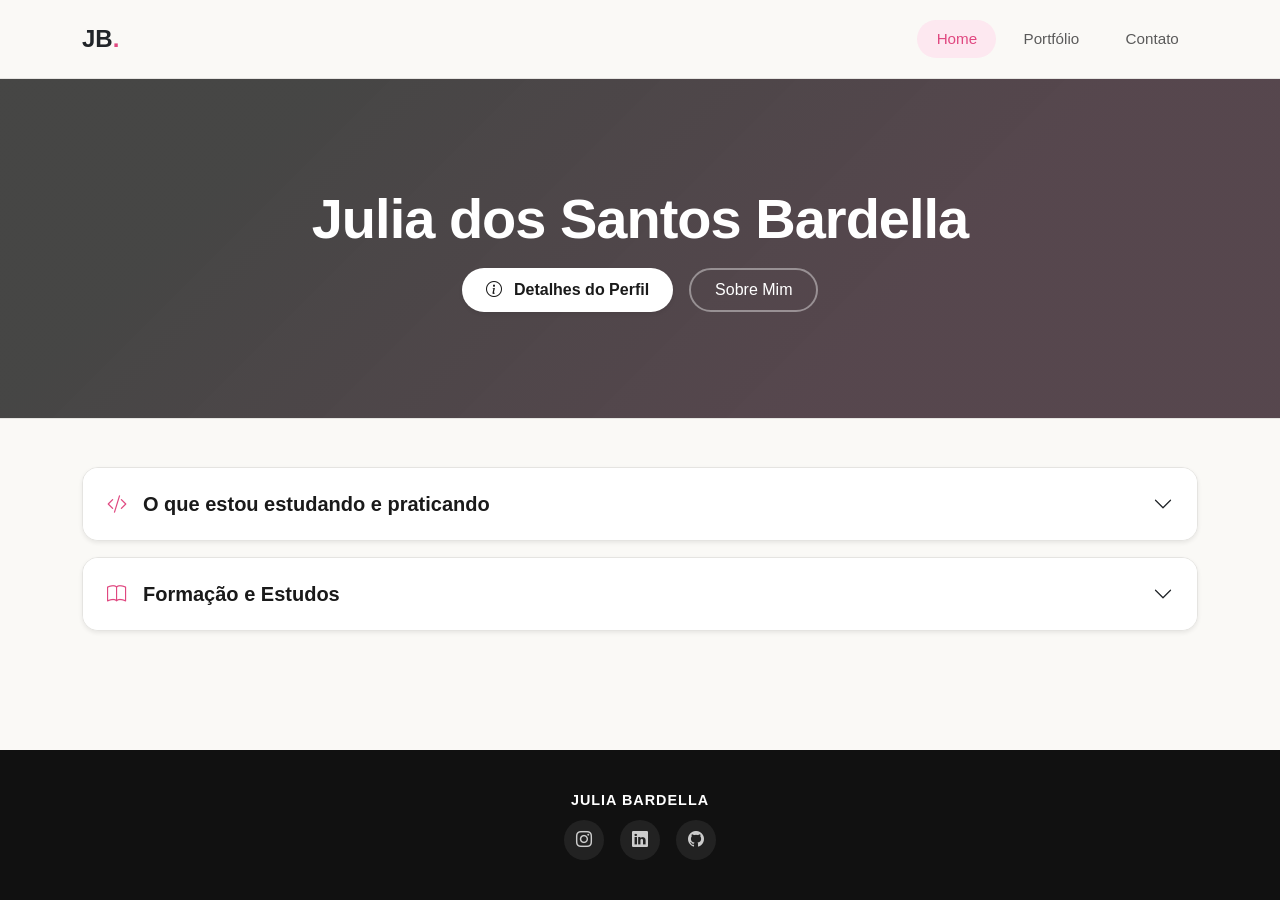
<file: atv/index.html>
<!DOCTYPE html>
<html lang="pt-BR">

<head>
    <meta charset="UTF-8">
    <meta name="viewport" content="width=device-width, initial-scale=1.0">
    <title>Julia Bardella | Portfólio</title>
    <link href="https://cdn.jsdelivr.net/npm/bootstrap@5.3.3/dist/css/bootstrap.min.css" rel="stylesheet">
    <link rel="stylesheet" href="https://cdn.jsdelivr.net/npm/bootstrap-icons@1.11.3/font/bootstrap-icons.min.css">
    <link href="https://fonts.googleapis.com/css2?family=Plus+Jakarta+Sans:wght@300;400;500;600;700&display=swap"
        rel="stylesheet">
    <style>
        :root {
            --bg-principal: #faf9f6;
            --texto-escuro: #1a1a1a;
            --texto-mutado: #5a5a5a;
            --cor-destaque: #e04880;
            --cor-suave: #fde8f0;
        }

        body {
            font-family: sans-serif;
            background-color: var(--bg-principal);
            color: var(--texto-escuro);
            min-height: 100vh;
            display: flex;
            flex-direction: column;
        }

        .navbar {
            background: rgba(250, 249, 246, 0.95) !important;
            backdrop-filter: blur(8px);
            border-bottom: 1px solid #e5e4e1;
        }

        .nav-link-custom {
            font-size: 0.95rem;
            color: var(--texto-mutado) !important;
            font-weight: 500;
            padding: 0.5rem 1.2rem !important;
            transition: all 0.2s ease-in-out;
        }

        .nav-link-custom:hover,
        .nav-link-custom.active {
            color: var(--cor-destaque) !important;
            background: var(--cor-suave);
            border-radius: 20px;
        }

        /* Banner de Desenvolvimento de Sistemas */
        .hero-banner {
            background: linear-gradient(135deg, rgba(26, 26, 26, 0.804) 20%, rgba(40, 20, 30, 0.782) 70%),
                url('https://images.unsplash.com/photo-1555066931-4365d14bab8c?q=80&w=1470&auto=format&fit=crop');
            background-size: cover;
            background-position: center;
            color: white;
            padding: 90px 0;
            border-bottom: 1px solid #e5e4e1;
        }


        .btn-custom-light {
            background-color: white;
            color: var(--texto-escuro);
            border: none;
            font-weight: 600;
            transition: all 0.2s;
        }

        .btn-custom-light:hover {
            background-color: var(--cor-suave);
            color: var(--cor-destaque);
            transform: translateY(-2px);
        }

        .btn-custom-outline-light {
            border: 2px solid rgba(255, 255, 255, 0.4);
            color: white;
            background: transparent;
            font-weight: 500;
            transition: all 0.2s;
        }

        .btn-custom-outline-light:hover {
            border-color: white;
            background: rgba(255, 255, 255, 0.1);
            transform: translateY(-2px);
        }

        /* Acordeon Minimalista */
        .accordion-item-custom {
            background: white;
            border: 1px solid #e5e4e1 !important;
            border-radius: 16px !important;
            margin-bottom: 16px;
            overflow: hidden;
        }

        .accordion-button-custom {
            padding: 24px !important;
            font-weight: 600 !important;
            color: var(--texto-escuro) !important;
            background: white !important;
            box-shadow: none !important;
        }

        .badge-tecnologia {
            background: #f3f4f6;
            color: #374151;
            border: 1px solid #e5e7eb;
            padding: 10px 20px;
            font-size: 0.95rem;
            font-weight: 500;
            border-radius: 12px;
        }

        .img-modal-perfil {
            width: 100%;
            max-width: 260px;
            border-radius: 16px;
            box-shadow: 0 8px 24px rgba(0, 0, 0, 0.12);
            object-fit: cover;
        }

        footer {
            background-color: #111111;
            color: #a0a0a0;
            padding: 40px 0;
            margin-top: auto;
        }

        .social-link {
            width: 40px;
            height: 40px;
            display: inline-flex;
            align-items: center;
            justify-content: center;
            background: #222;
            color: #ccc;
            border-radius: 50%;
            transition: all 0.2s;
            text-decoration: none;
        }

        .social-link:hover {
            background: var(--cor-destaque);
            color: white;
        }
    </style>
</head>

<body>

    <nav class="navbar navbar-expand-lg sticky-top py-3">
        <div class="container">
            <a class="navbar-brand fw-bold fs-4 text-dark" href="index.html">JB<span
                    style="color:var(--cor-destaque)">.</span></a>
            <button class="navbar-toggler" type="button" data-bs-toggle="collapse" data-bs-target="#navbarNav">
                <span class="navbar-toggler-icon"></span>
            </button>
            <div class="collapse navbar-collapse" id="navbarNav">
                <div class="navbar-nav ms-auto gap-2">
                    <a class="nav-link nav-link-custom active" href="idex.html">Home</a>
                    <a class="nav-link nav-link-custom" href="portfolio.html">Portfólio</a>
                    <a class="nav-link nav-link-custom" href="contato.html">Contato</a>
                </div>
            </div>
        </div>
    </nav>

    <div class="hero-banner">
        <div class="container">
            <div class="row py-3">
                <div class="col-lg-8 mx-auto text-center">
                    <!-- <span class="tag-estudante mb-3 text-uppercase">Estudante de TI</span> -->
                    <h1 class="display-4 fw-bold mb-3" style="letter-spacing: -1px;">Julia dos Santos Bardella</h1>

                    <div class="d-flex flex-wrap gap-3 justify-content-center">
                        <button class="btn btn-custom-light btn-lg rounded-pill px-4 fs-6 shadow-sm"
                            data-bs-toggle="modal" data-bs-target="#modalPerfil">
                            <i class="bi bi-info-circle me-2"></i> Detalhes do Perfil
                        </button>
                        <button class="btn btn-custom-outline-light btn-lg rounded-pill px-4 fs-6"
                            data-bs-toggle="modal" data-bs-target="#modalSobreMim">
                            <i class=></i> Sobre Mim
                        </button>
                    </div>
                </div>
            </div>
        </div>
    </div>

    <div class="container my-5">
        <div class="row">
            <div class="col-lg-12">
                <div class="accordion" id="accordionPortfolio">

                    <div class="accordion-item accordion-item-custom shadow-sm">
                        <h2 class="accordion-header">
                            <button class="accordion-button accordion-button-custom collapsed fs-5" type="button"
                                data-bs-toggle="collapse" data-bs-target="#habilidades">
                                <i class="bi bi-code-slash me-3" style="color: var(--cor-destaque);"></i> O que estou
                                estudando e praticando
                            </button>
                        </h2>
                        <div id="habilidades" class="accordion-collapse collapse" data-bs-parent="#accordionPortfolio">
                            <div class="accordion-body p-4 pt-0">
                                <p class="text-muted mb-4">Hard Skills:</p>
                                <div class="d-flex flex-wrap gap-2">
                                    <span class="badge badge-tecnologia"><i
                                            class="bi bi-filetype-html text-danger me-2"></i>HTML</span>
                                    <span class="badge badge-tecnologia"><i
                                            class="bi bi-filetype-css text-primary me-2"></i>CSS</span>
                                    <span class="badge badge-tecnologia"><i class="bi bi-bootstrap text-purple me-2"
                                            style="color: #6f42c1;"></i>Bootstrap</span>
                                    <span class="badge badge-tecnologia"><i
                                            class="bi bi-filetype-js text-warning me-2"></i>JavaScript</span>
                                    <span class="badge badge-tecnologia"><i
                                            class="bi bi-cup-hot text-danger me-2"></i>Java</span>
                                    <span class="badge badge-tecnologia"><i
                                            class="bi bi-figma text-success me-2"></i>Figma (Design)</span>
                                </div> <br>
                                <p class="text-muted mb-4">Soft Skills:</p>
                                <div class="d-flex flex-wrap gap-2">
                                    <span class="badge badge-tecnologia">Comunicativa</span>
                                    <span class="badge badge-tecnologia">Trabalho em equipes</span>
                                    <span class="badge badge-tecnologia">Proativa</span>
                                    <span class="badge badge-tecnologia">Adaptabilidade</span>
                                    <span class="badge badge-tecnologia">Aberta a feedback</span>
                                </div>
                            </div>
                        </div>
                    </div>

                    <div class="accordion-item accordion-item-custom shadow-sm">
                        <h2 class="accordion-header">
                            <button class="accordion-button accordion-button-custom collapsed fs-5" type="button"
                                data-bs-toggle="collapse" data-bs-target="#formacao">
                                <i class="bi bi-book me-3" style="color: var(--cor-destaque);"></i> Formação e Estudos
                            </button>
                        </h2>
                        <div id="formacao" class="accordion-collapse collapse" data-bs-parent="#accordionPortfolio">
                            <div class="accordion-body p-4 pt-0">
                                <div class="mb-3">
                                    <h5 class="fw-bold mb-1">Curso Técnico em Desenvolvimento de Sistemas</h5>
                                    <p class="text-muted mb-0">SENAI | 2025 - 2026 (Em andamento)</p>
                                </div>
                                <div class="mb-3">
                                    <h5 class="fw-bold mb-1">Ensino Médio</h5>
                                    <p class="text-muted mb-0">Escola SESI | 2024 - 2026 (Último ano)</p>
                                </div>
                                <hr class="my-3" style="color: #e5e4e1;">
                                <div>
                                    <h5 class="fw-bold mb-1">Curso Assistente de Administração</h5>
                                    <p class="text-muted mb-0">Cebrac</p>
                                </div>
                            </div>
                        </div>
                    </div>

                </div>
            </div>
        </div>
    </div>

    <div class="modal fade" id="modalPerfil" tabindex="-1" aria-hidden="true">
        <div class="modal-dialog modal-dialog-centered">
            <div class="modal-content border-0 shadow rounded-4">
                <div class="p-4 border-bottom">
                    <h4 class="fw-bold mb-0">Informações de Base</h4>
                </div>
                <div class="modal-body p-4">
                    <div class="row g-4 fs-6">
                        <div class="col-12 d-flex gap-3 align-items-center">
                            <i class="bi bi-person fs-4 text-muted"></i>
                            <div><strong>Nome completo:</strong> Julia dos Santos Bardella (17 anos)</div>
                        </div>
                        <div class="col-12 d-flex gap-3 align-items-center">
                            <i class="bi bi-geo-alt fs-4 text-muted"></i>
                            <div><strong>Onde moro:</strong> Botucatu - SP</div>
                        </div>
                        <div class="col-12 d-flex gap-3 align-items-center">
                            <i class="bi bi-building fs-4 text-muted"></i>
                            <div><strong>Ensino Médio:</strong> Escola SESI</div>
                        </div>
                    </div>
                </div>
                <div class="modal-footer border-0 p-3 bg-light">
                    <button type="button" class="btn btn-secondary rounded-pill px-4"
                        data-bs-dismiss="modal">Fechar</button>
                </div>
            </div>
        </div>
    </div>

    <div class="modal fade" id="modalSobreMim" tabindex="-1" aria-hidden="true">
        <div class="modal-dialog modal-dialog-centered modal-lg">
            <div class="modal-content border-0 shadow rounded-4">
                <div class="p-4 border-bottom">
                    <h4 class="fw-bold mb-0">Sobre Mim</h4>
                </div>
                <div class="modal-body p-4">
                    <div class="row align-items-center g-4">
                        <div class="col-md-5 text-center">
                            <img src="foto.jpg" alt="Foto da Julia" class="img-modal-perfil img-fluid">
                        </div>
                        <div class="col-md-7">
                            <p class="text-muted lh-lg mb-0" style="text-align: justify; font-size: 0.95rem;">
                                Sou uma pessoa extrovertida. No meu tempo livre, gosto de ler,
                                assistir séries/filmes e ouvir música, na qual me ajudam na minha criatividade
                                e a relaxar. Gosto de atividades físicas e esportes, como academia e vôlei. Também busco
                                participar
                                ativamente da minha comunidade na igreja, onde desenvolvo na prática noções
                                importantes de colaboração e responsabilidade em equipe.
                            </p>
                        </div>
                    </div>
                </div>
                <div class="modal-footer border-0 p-3 bg-light">
                    <button type="button" class="btn btn-secondary rounded-pill px-4"
                        data-bs-dismiss="modal">Fechar</button>
                </div>
            </div>
        </div>
    </div>

    <footer class="text-center">
        <div class="container">
            <p class="fw-bold text-white mb-2" style="letter-spacing: 1px; font-size: 0.9rem;">JULIA BARDELLA</p>
            <div class="d-flex justify-content-center gap-3 mb-0">
                <a href="https://www.instagram.com/julia.bardella/" target="_blank" class="social-link"><i
                        class="bi bi-instagram"></i></a>
                <a href="https://www.linkedin.com/in/julia-bardella-649285415/" target="_blank" class="social-link"><i
                        class="bi bi-linkedin"></i></a>
                <a href="https://github.com/juliabardella" target="_blank" class="social-link"><i
                        class="bi bi-github"></i></a>
            </div>
        </div>
    </footer>

    <script src="https://cdn.jsdelivr.net/npm/bootstrap@5.3.3/dist/js/bootstrap.bundle.min.js"></script>
</body>

</html>
</file>
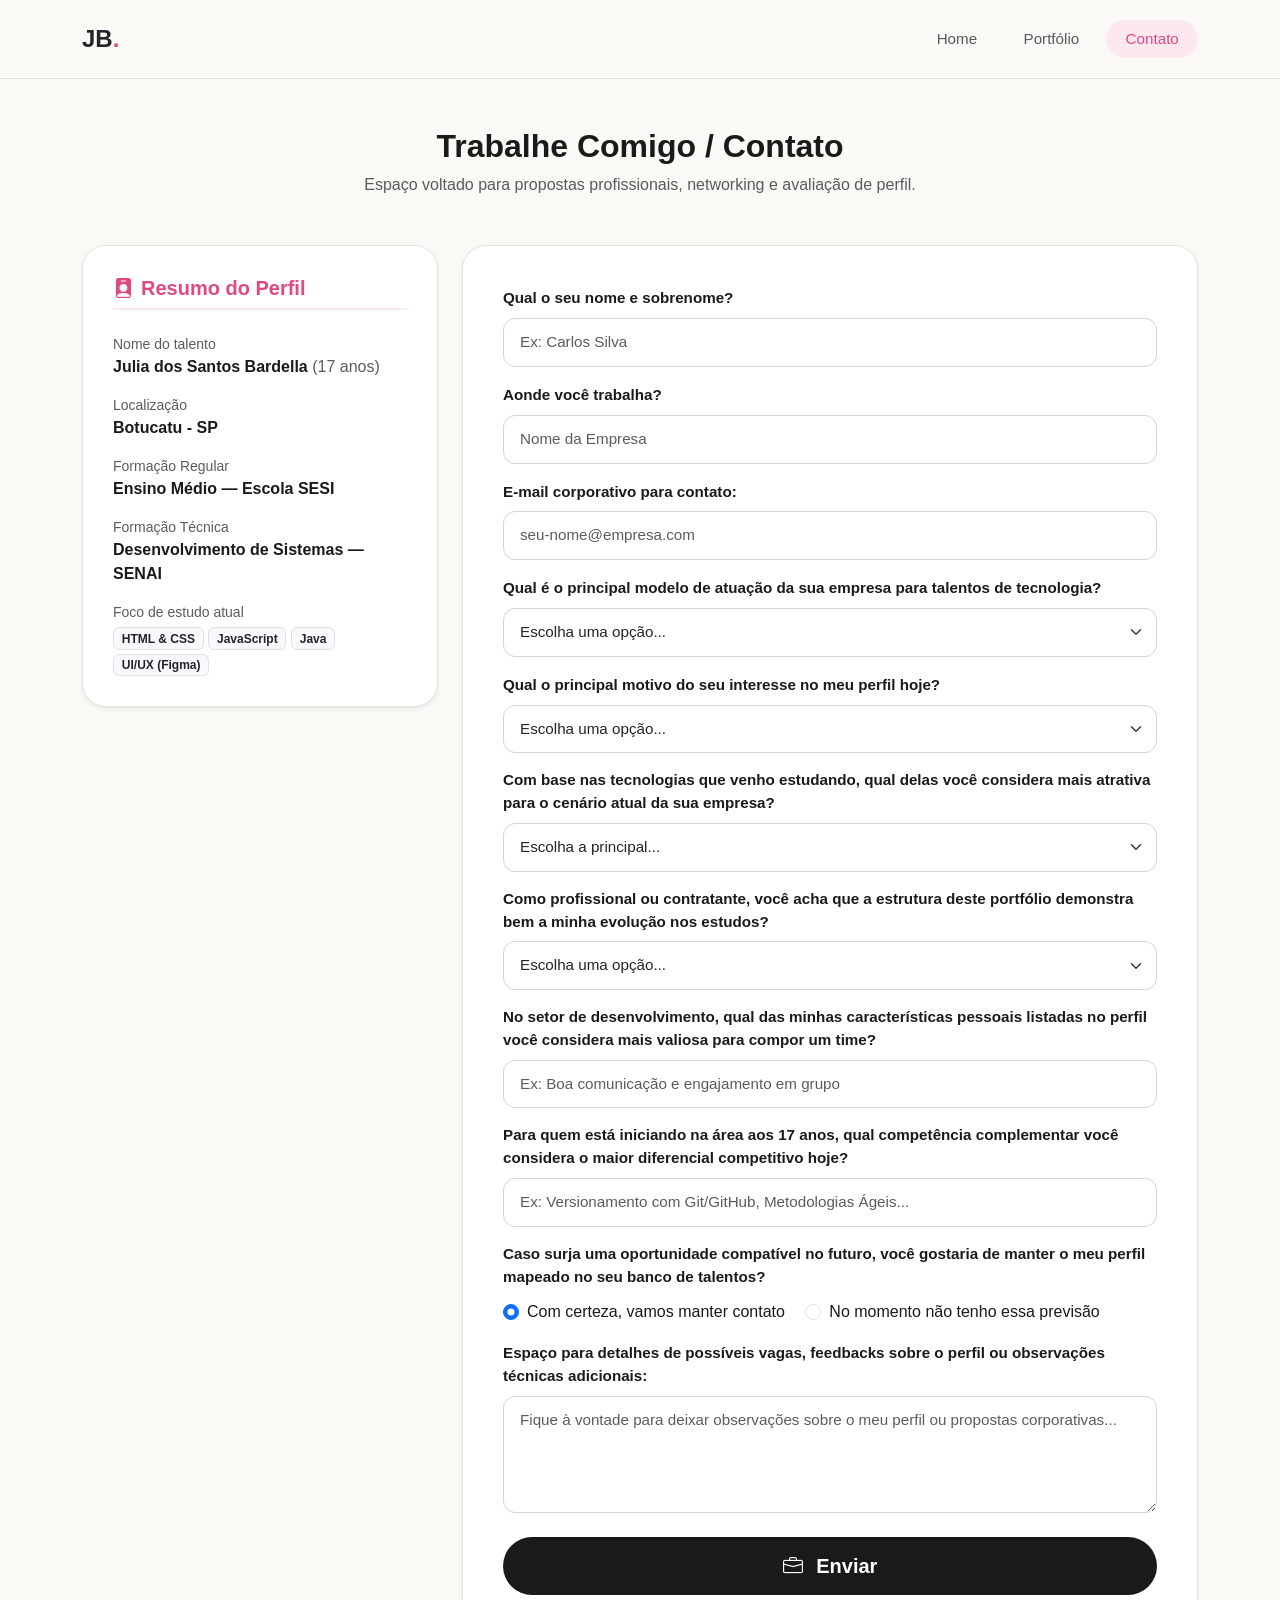
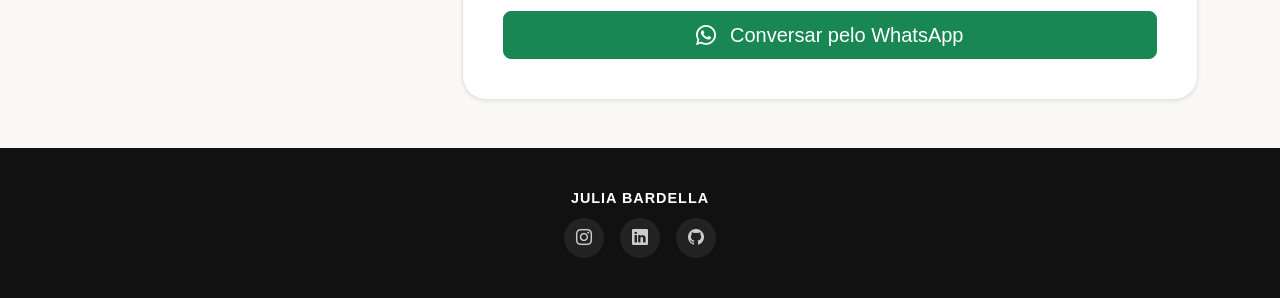
<file: atv/contato.html>
<!DOCTYPE html>
<html lang="pt-BR">

<head>
    <meta charset="UTF-8">
    <meta name="viewport" content="width=device-width, initial-scale=1.0">
    <title>Julia Bardella | Oportunidades & Contato</title>
    <link href="https://cdn.jsdelivr.net/npm/bootstrap@5.3.3/dist/css/bootstrap.min.css" rel="stylesheet">
    <link rel="stylesheet" href="https://cdn.jsdelivr.net/npm/bootstrap-icons@1.11.3/font/bootstrap-icons.min.css">
    <link href="https://fonts.googleapis.com/css2?family=Plus+Jakarta+Sans:wght@300;400;500;600;700&display=swap"
        rel="stylesheet">
    <style>
        :root {
            --bg-principal: #faf9f6;
            --texto-escuro: #1a1a1a;
            --texto-mutado: #5a5a5a;
            --cor-destaque: #e04880;
            --cor-suave: #fde8f0;
        }

        body {
            font-family: sans-serif;
            background-color: var(--bg-principal);
            color: var(--texto-escuro);
            min-height: 100vh;
            display: flex;
            flex-direction: column;
        }

        .navbar {
            background: rgba(250, 249, 246, 0.95) !important;
            backdrop-filter: blur(8px);
            border-bottom: 1px solid #e5e4e1;
        }

        .nav-link-custom {
            font-size: 0.95rem;
            color: var(--texto-mutado) !important;
            font-weight: 500;
            padding: 0.5rem 1.2rem !important;
            transition: all 0.2s ease-in-out;
        }

        .nav-link-custom:hover,
        .nav-link-custom.active {
            color: var(--cor-destaque) !important;
            background: var(--cor-suave);
            border-radius: 20px;
        }

        .form-container {
            background-color: white;
            border: 1px solid #e5e4e1;
            border-radius: 24px;
            padding: 40px;
            box-shadow: 0 10px 30px rgba(0, 0, 0, 0.02);
        }

        .side-info-box {
            background-color: #ffffff;
            border: 1px solid #e5e4e1;
            border-radius: 24px;
            padding: 30px;
            position: sticky;
            top: 100px;
        }

        .form-label {
            font-weight: 600;
            color: var(--texto-escuro);
            font-size: 0.95rem;
            margin-bottom: 8px;
        }

        .form-control,
        .form-select {
            border: 1px solid #d1d5db;
            padding: 12px 16px;
            border-radius: 12px;
            font-size: 0.95rem;
            transition: all 0.2s;
        }

        .form-control:focus,
        .form-select:focus {
            border-color: var(--cor-destaque);
            box-shadow: 0 0 0 4px var(--cor-suave);
        }

        .form-section-title {
            font-size: 1.1rem;
            font-weight: 700;
            color: var(--texto-escuro);
            border-bottom: 2px solid var(--cor-suave);
            padding-bottom: 8px;
            margin-top: 30px;
            margin-bottom: 20px;
        }

        .btn-submit {
            background-color: var(--texto-escuro);
            color: white;
            border: none;
            padding: 14px 32px;
            font-weight: 600;
            border-radius: 50px;
            transition: all 0.2s;
        }

        .btn-submit:hover {
            background-color: var(--cor-destaque);
            color: white;
            transform: translateY(-2px);
        }

        .btn-whatsapp {
            background: #25D366;
            color: white;
            border: none;
            padding: 14px 32px;
            font-weight: 600;
            border-radius: 50px;
            transition: 0.3s;
        }

        .btn-whatsapp:hover {
            background: #1ebe5d;
            color: white;
            transform: translateY(-2px);
        }

        footer {
            background-color: #111111;
            color: #a0a0a0;
            padding: 40px 0;
            margin-top: auto;
        }

        .social-link {
            width: 40px;
            height: 40px;
            display: inline-flex;
            align-items: center;
            justify-content: center;
            background: #222;
            color: #ccc;
            border-radius: 50%;
            transition: all 0.2s;
            text-decoration: none;
        }

        .social-link:hover {
            background: var(--cor-destaque);
            color: white;
        }
    </style>
</head>

<body>

    <nav class="navbar navbar-expand-lg sticky-top py-3">
        <div class="container">
            <a class="navbar-brand fw-bold fs-4 text-dark" href="index.html">JB<span
                    style="color:var(--cor-destaque)">.</span></a>
            <button class="navbar-toggler" type="button" data-bs-toggle="collapse" data-bs-target="#navbarNav">
                <span class="navbar-toggler-icon"></span>
            </button>
            <div class="collapse navbar-collapse" id="navbarNav">
                <div class="navbar-nav ms-auto gap-2">
                    <a class="nav-link nav-link-custom" href="index.html">Home</a>
                    <a class="nav-link nav-link-custom" href="portfolio.html">Portfólio</a>
                    <a class="nav-link nav-link-custom active" href="contato.html">Contato</a>
                </div>
            </div>
        </div>
    </nav>

    <div class="container my-5">
        <div class="text-center mb-5">
            <h1 class="fw-bold h2">Trabalhe Comigo / Contato</h1>
            <p class="text-muted">Espaço voltado para propostas profissionais, networking e avaliação de perfil.</p>
        </div>

        <div class="row g-4">
            <div class="col-lg-4 order-lg-1">
                <div class="side-info-box shadow-sm">
                    <h5 class="fw-bold mb-4"
                        style="color: var(--cor-destaque); border-bottom: 2px solid var(--cor-suave); padding-bottom: 8px;">
                        <i class="bi bi-person-badge-fill me-2"></i>Resumo do Perfil
                    </h5>

                    <div class="d-flex flex-column gap-3 fs-6">
                        <div>
                            <small class="text-muted d-block">Nome do talento</small>
                            <strong>Julia dos Santos Bardella</strong> <span class="text-muted">(17 anos)</span>
                        </div>
                        <div>
                            <small class="text-muted d-block">Localização</small>
                            <strong>Botucatu - SP</strong>
                        </div>
                        <div>
                            <small class="text-muted d-block">Formação Regular</small>
                            <strong>Ensino Médio — Escola SESI</strong>
                        </div>
                        <div>
                            <small class="text-muted d-block">Formação Técnica</small>
                            <strong>Desenvolvimento de Sistemas — SENAI</strong>
                        </div>
                        <div>
                            <small class="text-muted d-block">Foco de estudo atual</small>
                            <span class="badge bg-light text-dark border mt-1">HTML & CSS</span>
                            <span class="badge bg-light text-dark border mt-1">JavaScript</span>
                            <span class="badge bg-light text-dark border mt-1">Java</span>
                            <span class="badge bg-light text-dark border mt-1">UI/UX (Figma)</span>
                        </div>
                    </div>
                </div>
            </div>

            <div class="col-lg-8 order-lg-2">
                <div class="form-container shadow-sm">
                    <form action="https://formsubmit.co/juliabardella3@gmail.com" method="POST">
                        <input type="hidden" name="_subject" value="Novo contato pelo Portfólio Julia Bardella">
                        <input type="hidden" name="_captcha" value="false">
                        <input type="hidden" name="_template" value="table">


                        <div class="mb-3">
                            <label for="nome" class="form-label">Qual o seu nome e sobrenome?</label>
                            <input type="text" class="form-control" id="nome" name="nome" placeholder="Ex: Carlos Silva"
                                required>
                        </div>

                        <div class="mb-3">
                            <label for="empresa" class="form-label">Aonde você trabalha?</label>
                            <input type="text" class="form-control" id="empresa" name="empresa"
                                placeholder="Nome da Empresa" required>
                        </div>

                        <div class="mb-3">
                            <label for="email" class="form-label">E-mail corporativo para contato:</label>
                            <input type="email" class="form-control" id="email" name="email"
                                placeholder="seu-nome@empresa.com" required>
                        </div>

                        <div class="mb-3">
                            <label for="modeloTrabalho" class="form-label">Qual é o principal modelo de atuação da sua
                                empresa para talentos de tecnologia?</label>
                            <select class="form-select" id="modeloTrabalho" name="modeloTrabalho" required>
                                <option value="" disabled selected>Escolha uma opção...</option>
                                <option value="remoto">100% Remoto (Home Office)</option>
                                <option value="hibrido">Híbrido</option>
                                <option value="presencial">Presencial</option>
                                <option value="indiferente">Depende da oportunidade / do projeto</option>
                            </select>
                        </div>



                        <div class="mb-3">
                            <label for="objetivoContato" class="form-label">Qual o principal motivo do seu interesse no
                                meu perfil hoje?</label>
                            <select class="form-select" id="objetivoContato" name="objetivoContato" required>
                                <option value="" disabled selected>Escolha uma opção...</option>
                                <option value="banco">Mapeamento para futuros processos seletivos de Estágio / Aprendiz
                                    em TI</option>
                                <option value="freela">Interesse em desenvolvimento de pequenos projetos / Freelance
                                </option>
                                <option value="mentoria">Networking, mentoria ou parcerias acadêmicas</option>
                            </select>
                        </div>

                        <div class="mb-3">
                            <label for="tecnologiasRelevantes" class="form-label">Com base nas tecnologias que venho
                                estudando, qual delas você considera mais atrativa para o cenário atual da sua
                                empresa?</label>
                            <select class="form-select" id="tecnologiasRelevantes" name="tecnologiasRelevantes"
                                required>
                                <option value="" disabled selected>Escolha a principal...</option>
                                <option value="frontend">Desenvolvimento Front-End (HTML, CSS, Bootstrap, JavaScript)
                                </option>
                                <option value="backend">Lógica e Estrutura Back-End (Java)</option>
                                <option value="uiux">Prototipagem de Interfaces e Layouts (Figma)</option>
                                <option value="todas">O conjunto como uma base sólida para evolução</option>
                            </select>
                        </div>

                        <div class="mb-3">
                            <label for="avaliacaoPortfolio" class="form-label">Como profissional ou contratante, você
                                acha que a estrutura deste portfólio demonstra bem a minha evolução nos estudos?</label>
                            <select class="form-select" id="avaliacaoPortfolio" name="avaliacaoPortfolio" required>
                                <option value="" disabled selected>Escolha uma opção...</option>
                                <option value="sim">Sim, demonstra clareza e transparência com o nível atual</option>
                                <option value="bom">Está no caminho certo, mas poderia detalhar mais os códigos</option>
                                <option value="nao">Acho que precisaria de mais exemplos práticos expostos</option>
                            </select>
                        </div>

                        <div class="mb-3">
                            <label for="softskill" class="form-label">No setor de desenvolvimento, qual das minhas
                                características pessoais listadas no perfil você considera mais valiosa para compor um
                                time?</label>
                            <input type="text" class="form-control" id="softskill" name="softskill"
                                placeholder="Ex: Boa comunicação e engajamento em grupo">
                        </div>

                        <div class="mb-3">
                            <label for="conselhoMercado" class="form-label">Para quem está iniciando na área aos 17
                                anos, qual competência complementar você considera o maior diferencial competitivo
                                hoje?</label>
                            <input type="text" class="form-control" id="conselhoMercado" name="conselhoMercado"
                                placeholder="Ex: Versionamento com Git/GitHub, Metodologias Ágeis...">
                        </div>

                        <div class="mb-3">
                            <label class="form-label d-block">Caso surja uma oportunidade compatível no futuro, você
                                gostaria de manter o meu perfil mapeado no seu banco de talentos?</label>
                            <div class="form-check form-check-inline mt-1">
                                <input class="form-check-input" type="radio" name="bancoTalentos" id="bancoSim"
                                    value="sim" checked>
                                <label class="form-check-label" for="bancoSim">Com certeza, vamos manter contato</label>
                            </div>
                            <div class="form-check form-check-inline">
                                <input class="form-check-input" type="radio" name="bancoTalentos" id="bancoNao"
                                    value="nao">
                                <label class="form-check-label" for="bancoNao">No momento não tenho essa
                                    previsão</label>
                            </div>
                        </div>

                        <div class="mb-4">
                            <label for="propostaMensagem" class="form-label">Espaço para detalhes de possíveis vagas,
                                feedbacks sobre o perfil ou observações técnicas adicionais:</label>
                            <textarea class="form-control" id="propostaMensagem" rows="4"
                                placeholder="Fique à vontade para deixar observações sobre o meu perfil ou propostas corporativas..."></textarea>
                        </div>

                        <div class="text-center">
                            <button type="submit" class="btn btn-submit btn-lg w-100 w-md-auto">
                                <i class="bi bi-briefcase me-2"></i> Enviar
                            </button>
                        </div>
                        <div class="text-center mt-3">

                            <a href="https://wa.me/5514996630058?text=Olá%20Julia!%20Tudo%20bem%3F%20Visitei%20seu%20portfólio%20e%20gostaria%20de%20conversar%20sobre%20uma%20oportunidade%2C%20parceria%20ou%20troca%20de%20experiências.%20Quando%20possível%2C%20fico%20à%20disposição.%20Obrigado(a)!"
                                target="_blank" class="btn btn-success btn-lg w-100 w-md-auto">

                                <i class="bi bi-whatsapp me-2"></i>
                                Conversar pelo WhatsApp

                            </a>

                        </div>

                    </form>
                </div>
            </div>
        </div>
    </div>

    <footer class="text-center">
        <div class="container">
            <p class="fw-bold text-white mb-2" style="letter-spacing: 1px; font-size: 0.9rem;">JULIA BARDELLA</p>
            <div class="d-flex justify-content-center gap-3 mb-0">
                <a href="https://www.instagram.com/julia.bardella/" target="_blank" class="social-link"><i
                        class="bi bi-instagram"></i></a>
                <a href="https://www.linkedin.com/in/julia-bardella-649285415/" target="_blank" class="social-link"><i
                        class="bi bi-linkedin"></i></a>
                <a href="https://github.com/juliabardella" target="_blank" class="social-link"><i
                        class="bi bi-github"></i></a>
            </div>
        </div>
    </footer>

    <script src="https://cdn.jsdelivr.net/npm/bootstrap@5.3.3/dist/js/bootstrap.bundle.min.js"></script>
</body>

</html>
</file>
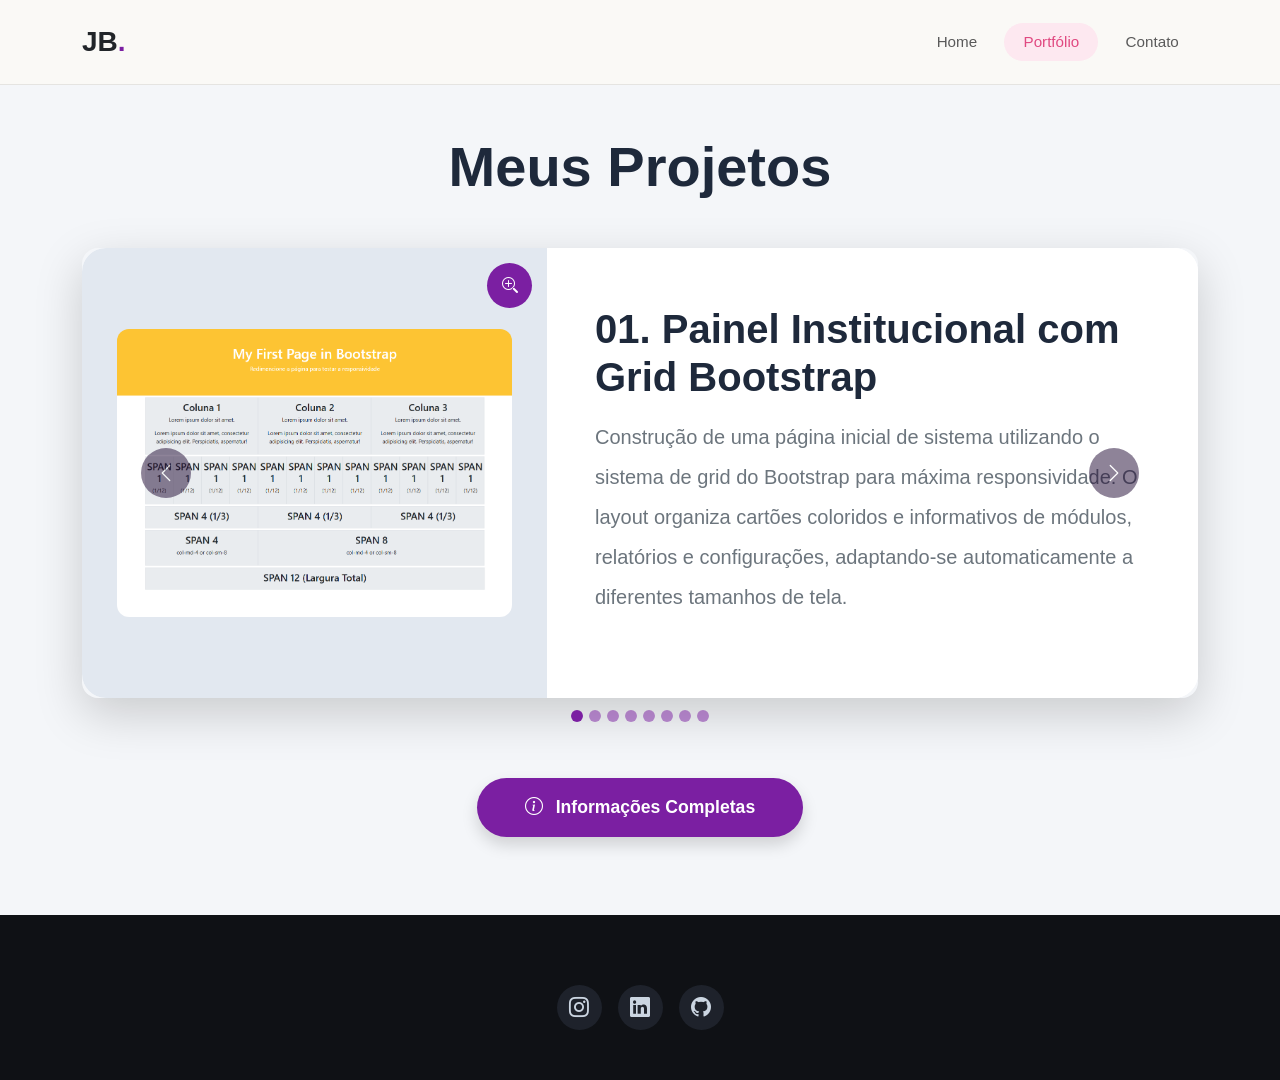
<file: atv/portfolio.html>
<!DOCTYPE html>
<html lang="pt-BR">

<head>
    <meta charset="UTF-8">
    <meta name="viewport" content="width=device-width, initial-scale=1.0">
    <title>Julia Bardella | Portfólio de Projetos</title>
    <link href="https://cdn.jsdelivr.net/npm/bootstrap@5.3.3/dist/css/bootstrap.min.css" rel="stylesheet">
    <link rel="stylesheet" href="https://cdn.jsdelivr.net/npm/bootstrap-icons@1.11.3/font/bootstrap-icons.min.css">
    <link href="https://fonts.googleapis.com/css2?family=Poppins:wght@300;400;500;600;700&display=swap"
        rel="stylesheet">
    <style>
        :root {
            --bg-principal: #faf9f6;
            --texto-escuro: #1a1a1a;
            --texto-mutado: #5a5a5a;
            --cor-destaque: #e04880;
            --cor-suave: #fde8f0;
        }

        body {
            font-family: sans-serif;
            background-color: #f4f6f9;
            color: #1e293b;
            min-height: 100vh;
            display: flex;
            flex-direction: column;
        }

        .navbar {
            background: rgba(250, 249, 246, 0.95) !important;
            backdrop-filter: blur(8px);
            border-bottom: 1px solid #e5e4e1;
        }

        .nav-link-custom {
            font-size: 0.95rem;
            color: var(--texto-mutado) !important;
            font-weight: 500;
            padding: 0.5rem 1.2rem !important;
            transition: all 0.2s ease-in-out;
        }

        .nav-link-custom:hover,
        .nav-link-custom.active {
            color: var(--cor-destaque) !important;
            background: var(--cor-suave);
            border-radius: 20px;
        }

        /* Carrossel customizado massivo */
        .carousel-item {
            background: white;
            border-radius: 24px;
            overflow: hidden;
        }

        .project-img-container {
            position: relative;
            background: #e2e8f0;
            min-height: 450px;
            display: flex;
            align-items: center;
            justify-content: center;
            overflow: hidden;
        }

        .project-img-container img {
            max-width: 85%;
            max-height: 380px;
            border-radius: 12px;
            cursor: grab;
            transition: transform 0.3s ease;
        }

        .project-img-container img.zoomed {
            transform: scale(2);
            cursor: move;
        }

        .btn-zoom {
            position: absolute;
            top: 15px;
            right: 15px;
            z-index: 1000;
            width: 45px;
            height: 45px;
            border: none;
            border-radius: 50%;
            background: #7b1fa2;
            color: white;
        }

        .tech-tag {
            background: #f3e5f5;
            color: #7b1fa2;
            border: 1px solid #d1c4e9;
            padding: 6px 16px;
            font-weight: 600;
            font-size: 0.85rem;
            border-radius: 30px;
        }

        .btn-action {
            background: linear-gradient(135deg, #7b1fa2, #4a148c);
            color: white;
            padding: 12px 32px;
            font-weight: 600;
            border: none;
            border-radius: 12px;
            transition: 0.3s;
            text-decoration: none;
            display: inline-block;
        }

        .btn-action:hover {
            opacity: 0.9;
            transform: translateY(-2px);
            color: white;
        }

        .carousel-indicators [data-bs-target] {
            background-color: #7b1fa2;
            width: 12px;
            height: 12px;
            border-radius: 50%;
        }

        .carousel-control-prev-icon,
        .carousel-control-next-icon {
            background-color: #1e0933;
            border-radius: 50%;
            padding: 25px;
            background-size: 40%;
        }

        footer {
            background-color: #0f1115;
            color: #94a3b8;
            padding: 50px 0;
            margin-top: auto;
        }

        .social-link {
            width: 45px;
            height: 45px;
            display: inline-flex;
            align-items: center;
            justify-content: center;
            background: #1e222b;
            color: #cbd5e1;
            border-radius: 50%;
            text-decoration: none;
            transition: 0.3s;
        }

        .social-link:hover {
            background: #7b1fa2;
            color: white;
        }
    </style>
</head>

<body>

    <nav class="navbar navbar-expand-lg sticky-top py-3">
        <div class="container">
            <a class="navbar-brand fw-bold fs-3 text-dark" href="index.html">JB<span style="color:#7b1fa2">.</span></a>
            <div class="collapse navbar-collapse" id="navbarNav">
                <div class="navbar-nav ms-auto gap-2">
                    <a class="nav-link nav-link-custom" href="index.html">Home</a>
                    <a class="nav-link nav-link-custom active" href="portfolio.html">Portfólio</a>
                    <a class="nav-link nav-link-custom" href="contato.html">Contato</a>
                </div>
            </div>
        </div>
    </nav>

    <div class="container my-5">
        <div class="text-center mb-5">
            <h1 class="display-4 fw-bold">Meus Projetos</h1>
        </div>

        <div id="portfolioCarousel" class="carousel slide shadow-lg rounded-4" data-bs-ride="false">
            <div class="carousel-indicators" style="bottom: -50px;">
                <button type="button" data-bs-target="#portfolioCarousel" data-bs-slide-to="0" class="active"></button>
                <button type="button" data-bs-target="#portfolioCarousel" data-bs-slide-to="1"></button>
                <button type="button" data-bs-target="#portfolioCarousel" data-bs-slide-to="2"></button>
                <button type="button" data-bs-target="#portfolioCarousel" data-bs-slide-to="3"></button>
                <button type="button" data-bs-target="#portfolioCarousel" data-bs-slide-to="4"></button>
                <button type="button" data-bs-target="#portfolioCarousel" data-bs-slide-to="5"></button>
                <button type="button" data-bs-target="#portfolioCarousel" data-bs-slide-to="6"></button>
                <button type="button" data-bs-target="#portfolioCarousel" data-bs-slide-to="7"></button>
            </div>

            <div class="carousel-inner">

                <div class="carousel-item active">
                    <div class="row g-0">
                        <div class="col-lg-5 project-img-container">

                            <button class="btn-zoom" onclick="toggleZoom(this)">
                                <i class="bi bi-zoom-in"></i>
                            </button>

                            <img src="my-page.png" alt="Interface Verificador de Idade">

                        </div>
                        <div class="col-lg-7 p-5 d-flex flex-column justify-content-center bg-white">
                            <h2 class="fw-bold mb-3 display-6">01. Painel Institucional com Grid Bootstrap</h2>
                            <p class="fs-5 text-secondary lh-lg mb-4">
                                Construção de uma página inicial de sistema utilizando o sistema de grid do Bootstrap
                                para máxima responsividade. O layout organiza cartões coloridos e informativos de
                                módulos, relatórios e configurações, adaptando-se automaticamente a diferentes tamanhos
                                de tela. </p>
                        </div>
                    </div>
                </div>

                <div class="carousel-item">
                    <div class="row g-0">
                        <div class="col-lg-5 project-img-container">

                            <button class="btn-zoom" onclick="toggleZoom(this)">
                                <i class="bi bi-zoom-in"></i>
                            </button>

                            <img src="bem-vindo.png" alt="Interface Conversor de Tempo">
                        </div>
                        <div class="col-lg-7 p-5 d-flex flex-column justify-content-center bg-white">
                            <h2 class="fw-bold mb-3 display-6">02. Arquitetura de Sistema Modular (TCC)</h2>
                            <p class="fs-5 text-secondary lh-lg mb-4">
                                Desenvolvimento de interface principal para sistemas de gestão, fundamentada no sistema
                                de Grid do Bootstrap. O layout modular organiza o acesso a funcionalidades como usuários
                                e relatórios, garantindo navegabilidade e adaptabilidade total entre dispositivos.
                            </p>
                        </div>
                    </div>
                </div>

                <div class="carousel-item">
                    <div class="row g-0">
                        <div class="col-lg-5 project-img-container">

                            <button class="btn-zoom" onclick="toggleZoom(this)">
                                <i class="bi bi-zoom-in"></i>
                            </button>
                            
                            <img src="calculadora.png" alt="Interface Projeto 3 (Calculadora)">
                        </div>
                        <div class="col-lg-7 p-5 d-flex flex-column justify-content-center bg-white">
                            <h2 class="fw-bold mb-3 display-6">03. Calculadora Funcional Dinâmica</h2>
                            <p class="fs-5 text-secondary lh-lg mb-4">
                                Desenvolvimento de uma aplicação web de alta precisão voltada para a execução de
                                operações matemáticas básicas em tempo real, tratando escopo de dados e limpezas
                                reativas com manipulação estruturada do DOM.
                            </p>
                        </div>
                    </div>
                </div>

                <div class="carousel-item">
                    <div class="row g-0">
                        <div class="col-lg-5 project-img-container">
                            <button class="btn-zoom" onclick="toggleZoom(this)">
                                <i class="bi bi-zoom-in"></i>
                            </button>
                            <img src="quitanda.png" alt="Interface Projeto 4 (Quitanda do Marcos)">
                        </div>
                        <div class="col-lg-7 p-5 d-flex flex-column justify-content-center bg-white">
                            <h2 class="fw-bold mb-3 display-6">04. Quitanda do Marcos (Painel CRUD)</h2>
                            <p class="fs-5 text-secondary lh-lg mb-4">
                                Sistema de gestão e controle de estoque de produtos alimentícios. A aplicação implementa
                                lógica assíncrona modular para realizar inserção, leitura de listas dinâmicas, edição de
                                valores e exclusão segura.
                            </p>
                        </div>
                    </div>
                </div>

                <div class="carousel-item">
                    <div class="row g-0">
                        <div class="col-lg-5 project-img-container">
                            <button class="btn-zoom" onclick="toggleZoom(this)">
                                <i class="bi bi-zoom-in"></i>
                            </button>
                            <img src="login.png" alt="Interface Projeto 5 (Tela de Login)">
                        </div>
                        <div class="col-lg-7 p-5 d-flex flex-column justify-content-center bg-white">
                            <h2 class="fw-bold mb-3 display-6">05. Portal Corporativo de Autenticação</h2>
                            <p class="fs-5 text-secondary lh-lg mb-4">
                                Interface moderna de login projetada com foco absoluto em usabilidade e segurança. Conta
                                com tratamento dinâmico de erros em formulários, validação em tempo real e feedback
                                visual imediato para o usuário.
                            </p>
                        </div>
                    </div>
                </div>

                <div class="carousel-item">
                    <div class="row g-0">
                        <div class="col-lg-5 project-img-container">
                            <button class="btn-zoom" onclick="toggleZoom(this)">
                                <i class="bi bi-zoom-in"></i>
                            </button>
                            <img src="painel.png" alt="Interface Projeto 6 (Cálculo de Média)">
                        </div>
                        <div class="col-lg-7 p-5 d-flex flex-column justify-content-center bg-white">
                            <h2 class="fw-bold mb-3 display-6">06. Manipulação de Layouts Proporcionais e Breakpoints
                            </h2>
                            <p class="fs-5 text-secondary lh-lg mb-4">
                                O desenvolvimento desta página foca no comportamento elástico do navegador. O código
                                divide a tela de forma matemática para testar o comportamento de containers em
                                resoluções de celulares, tablets e desktops simultaneamente. </p>
                        </div>
                    </div>
                </div>

                <div class="carousel-item">
                    <div class="row g-0">
                        <div class="col-lg-5 project-img-container">

                            <button class="btn-zoom" onclick="toggleZoom(this)">
                                <i class="bi bi-zoom-in"></i>
                            </button>

                            <img src="cadeira.png" alt="Interface Projeto 7 (Scheduler)">
                        </div>
                        <div class="col-lg-7 p-5 d-flex flex-column justify-content-center bg-white">
                            <h2 class="fw-bold mb-3 display-6">07. Interface de E-Commerce e Conversão de Cotação</h2>
                            <p class="fs-5 text-secondary lh-lg mb-4">
                                Página de visualização do cliente integrada a um sistema de vendas. Exibe o produto
                                cadastrado em formato de card responsivo e realiza o cálculo de conversão monetária
                                automática (US$ para R$) com base na cotação do dia. </p>
                        </div>
                    </div>
                </div>

                <div class="carousel-item">
                    <div class="row g-0">
                        <div class="col-lg-5 project-img-container">

                            <button class="btn-zoom" onclick="toggleZoom(this)">
                                <i class="bi bi-zoom-in"></i>
                            </button>

                            <img src="position_zindex.png" alt="Interface Projeto 8 (Data Search)">
                        </div>
                        <div class="col-lg-7 p-5 d-flex flex-column justify-content-center bg-white">
                            <h2 class="fw-bold mb-3 display-6">08. Painel Avançado de Filtros e Consultas</h2>
                            <p class="fs-5 text-secondary lh-lg mb-4">
                                Interface para gerenciamento de catálogos em tempo real com fluxo CRUD completo. Permite
                                criar, ler, atualizar e excluir registros (foto, nome e preço) em tabelas dinâmicas com
                                foco em organização. </p>
                        </div>
                    </div>
                </div>

            </div>

            <button class="carousel-control-prev" type="button" data-bs-target="#portfolioCarousel"
                data-bs-slide="prev">
                <span class="carousel-control-prev-icon" aria-hidden="true"></span>
                <span class="visually-hidden">Anterior</span>
            </button>
            <button class="carousel-control-next" type="button" data-bs-target="#portfolioCarousel"
                data-bs-slide="next">
                <span class="carousel-control-next-icon" aria-hidden="true"></span>
                <span class="visually-hidden">Próximo</span>
            </button>
        </div>

        <div class="text-center" style="margin-top: 80px; margin-bottom: 30px;">
            <button id="btnVerDetalhes" class="btn btn-lg px-5 py-3 fw-bold rounded-pill text-white shadow"
                style="background-color: #7b1fa2; border: none; font-size: 1.1rem; transition: 0.3s;">
                <i class="bi bi-info-circle me-2"></i> Informações Completas
            </button>
        </div>

        <div id="containerInfo" class="p-5 bg-white border rounded-4 shadow-sm d-none mx-auto"
            style="max-width: 900px;">
            <h3 id="infoTitulo" class="fw-bold mb-3" style="color: #1e293b; font-size: 1.5rem;">Título Adicional</h3>
            <p id="infoDescricao" class="text-muted lh-lg mb-0" style="font-size: 1.05rem; text-align: justify;">
                As especificações técnicas corretas aparecem aqui.
            </p>
        </div>
    </div>

    <footer class="text-center mt-auto" style="padding: 70px 0 50px 0;">
        <div class="container">
            <div class="d-flex justify-content-center gap-3">
                <a href="https://www.instagram.com/julia.bardella/" target="_blank" class="social-link"><i
                        class="bi bi-instagram fs-5"></i></a>
                <a href="https://www.linkedin.com/in/julia-bardella-649285415/" target="_blank" class="social-link"><i
                        class="bi bi-linkedin fs-5"></i></a>
                <a href="https://github.com/juliabardella" target="_blank" class="social-link"><i
                        class="bi bi-github fs-5"></i></a>
            </div>
        </div>
    </footer>

    <script src="https://cdn.jsdelivr.net/npm/bootstrap@5.3.3/dist/js/bootstrap.bundle.min.js"></script>
    <script>
        document.addEventListener('DOMContentLoaded', function () {
            const portfolioCarousel = document.getElementById('portfolioCarousel');
            const btnVerDetalhes = document.getElementById('btnVerDetalhes');
            const containerInfo = document.getElementById('containerInfo');
            const infoTitulo = document.getElementById('infoTitulo');
            const infoDescricao = document.getElementById('infoDescricao');

            // Banco de dados mapeado contendo todos os 8 projetos reais ajustados (índices de 0 a 7)
            const dadosProjetos =
            {
                0: {
                    titulo: "Painel Institucional com Grid Bootstrap",
                    descricao: "Projeto desenvolvido para praticar o sistema de Grid do Bootstrap. A aplicação organiza informações em cartões responsivos, distribuindo o conteúdo de forma adaptável entre celulares, tablets e desktops. Foram aplicados conceitos de layout fluido, alinhamento e componentes visuais modernos."
                },

                1: {
                    titulo: "Arquitetura de Sistema Modular (TCC)",
                    descricao: "Interface principal de um sistema de gestão acadêmica desenvolvida utilizando Bootstrap. O projeto foi estruturado com foco em navegação intuitiva, separação modular de funcionalidades e responsividade, permitindo acesso eficiente aos módulos de usuários, relatórios e configurações."
                },

                2: {
                    titulo: "Calculadora Funcional Dinâmica",
                    descricao: "Aplicação construída com HTML, CSS e JavaScript para realizar operações matemáticas básicas em tempo real. O projeto utiliza manipulação do DOM, tratamento de eventos, validação de entradas e atualização dinâmica da interface sem necessidade de recarregamento da página."
                },

                3: {
                    titulo: "Quitanda do Marcos (Painel CRUD)",
                    descricao: "Sistema de gerenciamento de produtos que implementa as quatro operações fundamentais de um CRUD: criar, listar, editar e excluir registros. O projeto utiliza estruturas de dados em JavaScript e atualização dinâmica da interface para simular um sistema de estoque."
                },

                4: {
                    titulo: "Portal Corporativo de Autenticação",
                    descricao: "Tela de login moderna projetada com foco em experiência do usuário. Possui validação de formulários, verificação de campos obrigatórios, feedback visual imediato e organização responsiva dos elementos para diferentes dispositivos."
                },

                5: {
                    titulo: "Manipulação de Layouts Proporcionais e Breakpoints",
                    descricao: "Projeto voltado ao estudo avançado de responsividade. Foram aplicados conceitos de breakpoints, containers, grids e distribuição proporcional de elementos para garantir uma experiência consistente em diferentes resoluções de tela."
                },

                6: {
                    titulo: "Interface de E-Commerce e Conversão de Cotação",
                    descricao: "Página de exibição de produtos desenvolvida para simular um ambiente de comércio eletrônico. Além da apresentação visual dos itens, o sistema realiza conversão automática de valores em dólar para real utilizando operações matemáticas em JavaScript."
                },

                7: {
                    titulo: "Painel Avançado de Filtros e Consultas",
                    descricao: "Sistema de gerenciamento de registros com funcionalidades de busca dinâmica e filtragem instantânea. O projeto permite localizar informações em tempo real por meio da manipulação de arrays e atualização automática dos elementos exibidos na tela."
                }
            };

            // Evento de clique para injetar o conteúdo mapeado com base no slide visível
            btnVerDetalhes.addEventListener('click', function () {
                const slideAtivo = portfolioCarousel.querySelector('.carousel-item.active');
                const indexAtivo = Array.from(slideAtivo.parentNode.children).indexOf(slideAtivo);

                infoTitulo.textContent = dadosProjetos[indexAtivo].titulo;
                infoDescricao.textContent = dadosProjetos[indexAtivo].descricao;

                containerInfo.classList.remove('d-none');
                containerInfo.scrollIntoView({ behavior: 'smooth', block: 'nearest' });
            });

            // Reseta a caixa de dados ocultando-a ao rotacionar os slides do carrossel
            portfolioCarousel.addEventListener('slide.bs.carousel', function () {
                containerInfo.classList.add('d-none');
            });
        });



        function toggleZoom(btn) {

            const img = btn.parentElement.querySelector("img");
            const icon = btn.querySelector("i");

            img.classList.toggle("zoomed");

            if (img.classList.contains("zoomed")) {
                icon.classList.remove("bi-zoom-in");
                icon.classList.add("bi-zoom-out");
            } else {
                icon.classList.remove("bi-zoom-out");
                icon.classList.add("bi-zoom-in");

                img.style.transform = "scale(1)";
            }
        }

        document.querySelectorAll(".project-img-container img").forEach(img => {

            let isDragging = false;
            let currentX = 0;
            let currentY = 0;
            let startX = 0;
            let startY = 0;

            img.addEventListener("mousedown", e => {

                if (!img.classList.contains("zoomed")) return;

                isDragging = true;
                startX = e.clientX - currentX;
                startY = e.clientY - currentY;
            });

            document.addEventListener("mousemove", e => {

                if (!isDragging) return;

                currentX = e.clientX - startX;
                currentY = e.clientY - startY;

                img.style.transform =
                    `translate(${currentX}px, ${currentY}px) scale(2)`;
            });

            document.addEventListener("mouseup", () => {
                isDragging = false;
            });

            img.addEventListener("touchstart", e => {

                if (!img.classList.contains("zoomed")) return;

                const touch = e.touches[0];

                isDragging = true;
                startX = touch.clientX - currentX;
                startY = touch.clientY - currentY;
            });

            document.addEventListener("touchmove", e => {

                if (!isDragging) return;

                const touch = e.touches[0];

                currentX = touch.clientX - startX;
                currentY = touch.clientY - startY;

                img.style.transform =
                    `translate(${currentX}px, ${currentY}px) scale(2)`;
            });

            document.addEventListener("touchend", () => {
                isDragging = false;
            });
        });


    </script>
</body>

</html>
</file>
